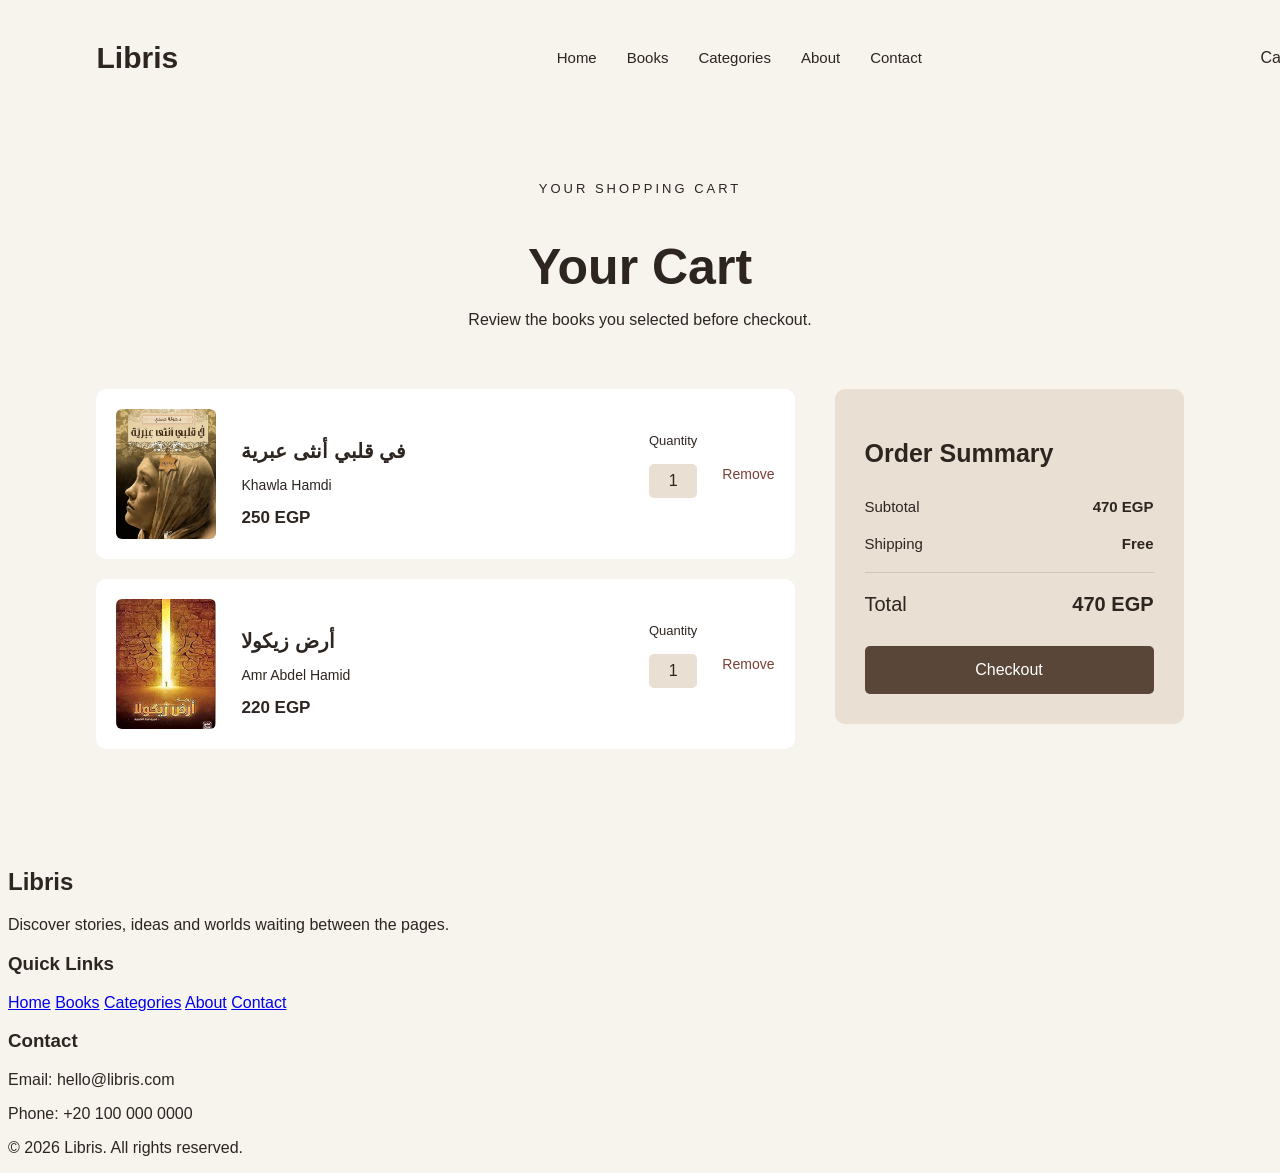
<file: cart.html>
<!DOCTYPE html>
<html lang="en">

<head>
    <meta charset="UTF-8">
    <meta name="viewport" content="width=device-width, initial-scale=1.0">

    <title>Cart - Libris</title>

    <link rel="stylesheet" href="style.css">
</head>

<body>

    <header>

        <nav>

            <div class="logo">
                Libris
            </div>

            <ul>
                <li><a href="index.html">Home</a></li>
                <li><a href="books.html">Books</a></li>
                <li><a href="categories.html">Categories</a></li>
                <li><a href="about.html">About</a></li>
                <li><a href="contact.html">Contact</a></li>
            </ul>

            <div class="nav-buttons">
                <a href="cart.html">Cart</a>
                <a href="#">Sign In</a>
            </div>

        </nav>

    </header>


    <main>

        <section class="cart-page">

            <div class="section-title">

                <p>YOUR SHOPPING CART</p>

                <h1>Your Cart</h1>

                <span>
                    Review the books you selected before checkout.
                </span>

            </div>


            <div class="cart-container">


                <div class="cart-items">


                    <!-- Cart Item 1 -->

                    <div class="cart-item">

                        <img src="heart.jpg" alt="في قلبي أنثى عبرية">

                        <div class="cart-item-info">

                            <h3>في قلبي أنثى عبرية</h3>

                            <p>Khawla Hamdi</p>

                            <strong>250 EGP</strong>

                        </div>

                        <div class="cart-quantity">

                            <span>Quantity</span>

                            <p>1</p>

                        </div>

                        <a href="#" class="remove-button">
                            Remove
                        </a>

                    </div>


                    <!-- Cart Item 2 -->

                    <div class="cart-item">

                        <img src="zikola.jpg" alt="أرض زيكولا">

                        <div class="cart-item-info">

                            <h3>أرض زيكولا</h3>

                            <p>Amr Abdel Hamid</p>

                            <strong>220 EGP</strong>

                        </div>

                        <div class="cart-quantity">

                            <span>Quantity</span>

                            <p>1</p>

                        </div>

                        <a href="#" class="remove-button">
                            Remove
                        </a>

                    </div>


                </div>


                <div class="cart-summary">

                    <h2>Order Summary</h2>

                    <div class="summary-row">

                        <span>Subtotal</span>

                        <strong>470 EGP</strong>

                    </div>

                    <div class="summary-row">

                        <span>Shipping</span>

                        <strong>Free</strong>

                    </div>

                    <div class="summary-total">

                        <span>Total</span>

                        <strong>470 EGP</strong>

                    </div>

                    <a href="#" class="checkout-button">
                        Checkout
                    </a>

                </div>


            </div>

        </section>

    </main>


    <footer>

        <div class="footer-content">

            <div class="footer-about">

                <h2>Libris</h2>

                <p>
                    Discover stories, ideas and worlds waiting between the pages.
                </p>

            </div>


            <div class="footer-links">

                <h3>Quick Links</h3>

                <a href="index.html">Home</a>
                <a href="books.html">Books</a>
                <a href="categories.html">Categories</a>
                <a href="about.html">About</a>
                <a href="contact.html">Contact</a>

            </div>


            <div class="footer-contact">

                <h3>Contact</h3>

                <p>
                    Email: hello@libris.com
                </p>

                <p>
                    Phone: +20 100 000 0000
                </p>

            </div>

        </div>


        <div class="footer-bottom">

            <p>
                © 2026 Libris. All rights reserved.
            </p>

        </div>

    </footer>


</body>

</html>
</file>
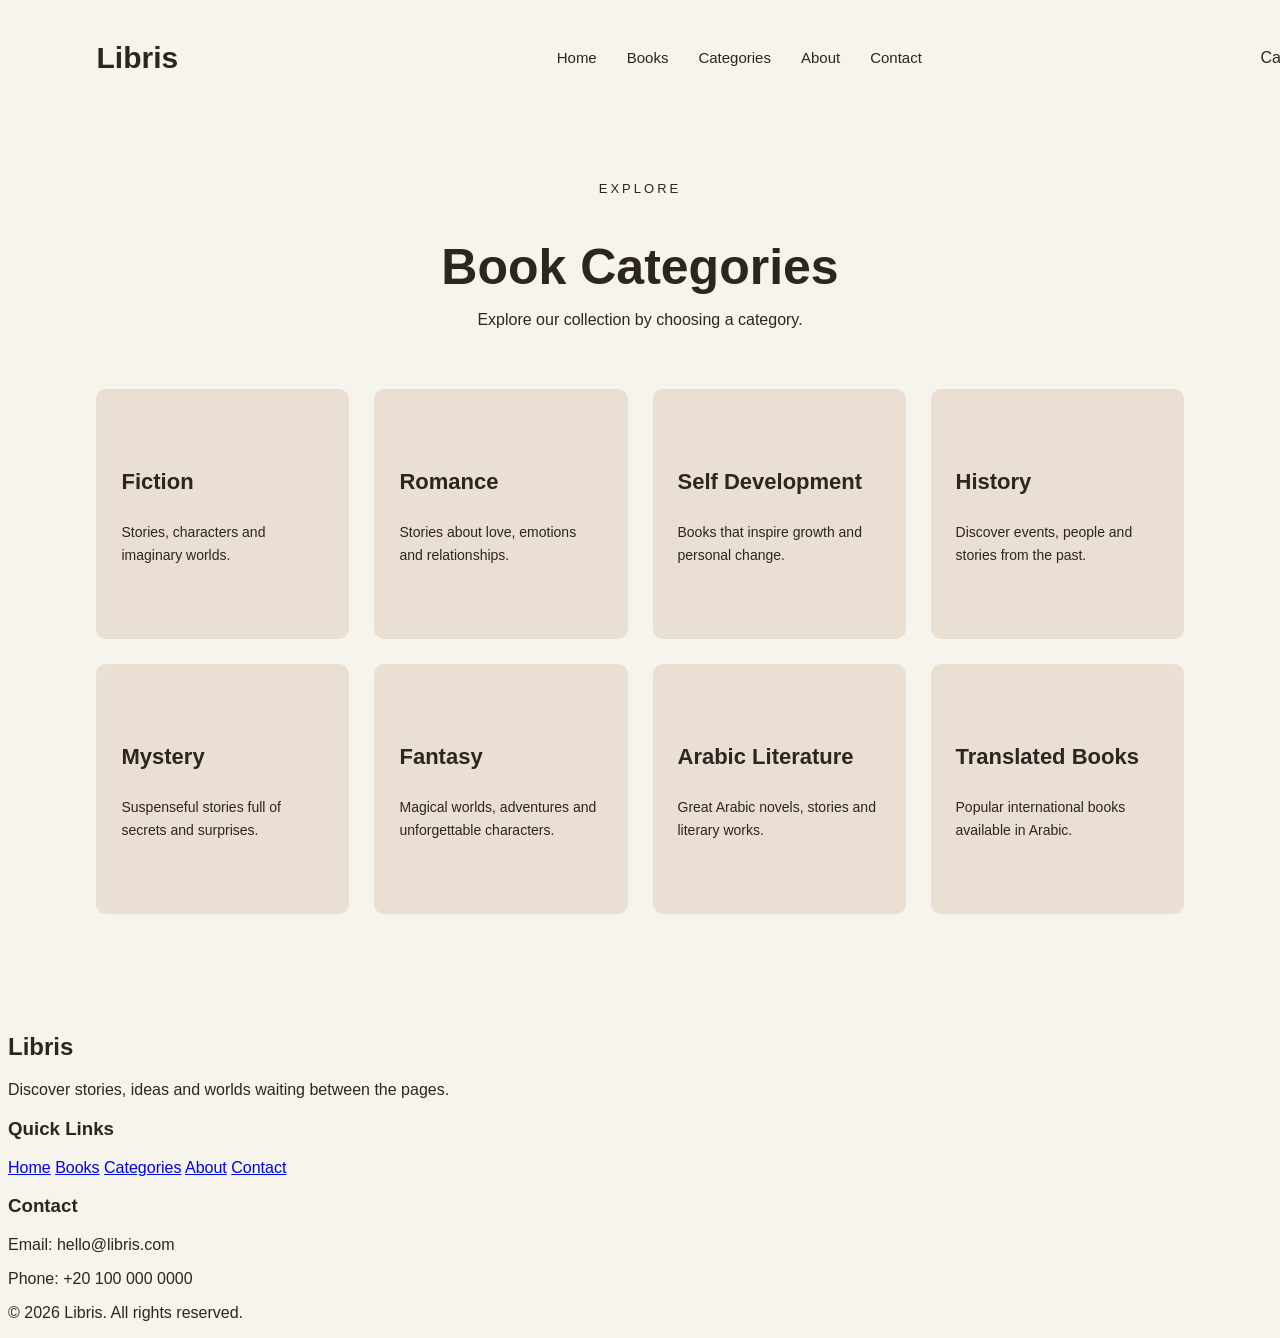
<file: categories.html>
<!DOCTYPE html>
<html lang="en">

<head>
    <meta charset="UTF-8">
    <meta name="viewport" content="width=device-width, initial-scale=1.0">
    <title>Categories - Libris</title>
    <link rel="stylesheet" href="style.css">
</head>

<body>

    <header>
        <nav>

            <div class="logo">
                Libris
            </div>

            <ul>
                <li><a href="index.html">Home</a></li>
                <li><a href="books.html">Books</a></li>
                <li><a href="categories.html">Categories</a></li>
                <li><a href="about.html">About</a></li>
                <li><a href="contact.html">Contact</a></li>
            </ul>

            <div class="nav-buttons">
                <a href="cart.html">Cart</a>
                <a href="#">Sign In</a>
            </div>

        </nav>
    </header>


    <main>

        <section class="categories-page">

            <div class="section-title">
                <p>EXPLORE</p>
                <h1>Book Categories</h1>
                <span>Explore our collection by choosing a category.</span>
            </div>


            <div class="categories-grid">

                <a href="books.html" class="category-card">
                    <h3>Fiction</h3>
                    <p>Stories, characters and imaginary worlds.</p>
                </a>

                <a href="books.html" class="category-card">
                    <h3>Romance</h3>
                    <p>Stories about love, emotions and relationships.</p>
                </a>

                <a href="books.html" class="category-card">
                    <h3>Self Development</h3>
                    <p>Books that inspire growth and personal change.</p>
                </a>

                <a href="books.html" class="category-card">
                    <h3>History</h3>
                    <p>Discover events, people and stories from the past.</p>
                </a>

                <a href="books.html" class="category-card">
                    <h3>Mystery</h3>
                    <p>Suspenseful stories full of secrets and surprises.</p>
                </a>

                <a href="books.html" class="category-card">
                    <h3>Fantasy</h3>
                    <p>Magical worlds, adventures and unforgettable characters.</p>
                </a>

                <a href="books.html" class="category-card">
                    <h3>Arabic Literature</h3>
                    <p>Great Arabic novels, stories and literary works.</p>
                </a>

                <a href="books.html" class="category-card">
                    <h3>Translated Books</h3>
                    <p>Popular international books available in Arabic.</p>
                </a>

            </div>

        </section>

    </main>


    <footer>

        <div class="footer-content">

            <div class="footer-about">
                <h2>Libris</h2>
                <p>
                    Discover stories, ideas and worlds waiting between the pages.
                </p>
            </div>

            <div class="footer-links">
                <h3>Quick Links</h3>
                <a href="index.html">Home</a>
                <a href="books.html">Books</a>
                <a href="categories.html">Categories</a>
                <a href="about.html">About</a>
                <a href="contact.html">Contact</a>
            </div>

            <div class="footer-contact">
                <h3>Contact</h3>
                <p>Email: hello@libris.com</p>
                <p>Phone: +20 100 000 0000</p>
            </div>

        </div>

        <div class="footer-bottom">
            <p>© 2026 Libris. All rights reserved.</p>
        </div>

    </footer>

</body>

</html>
</file>
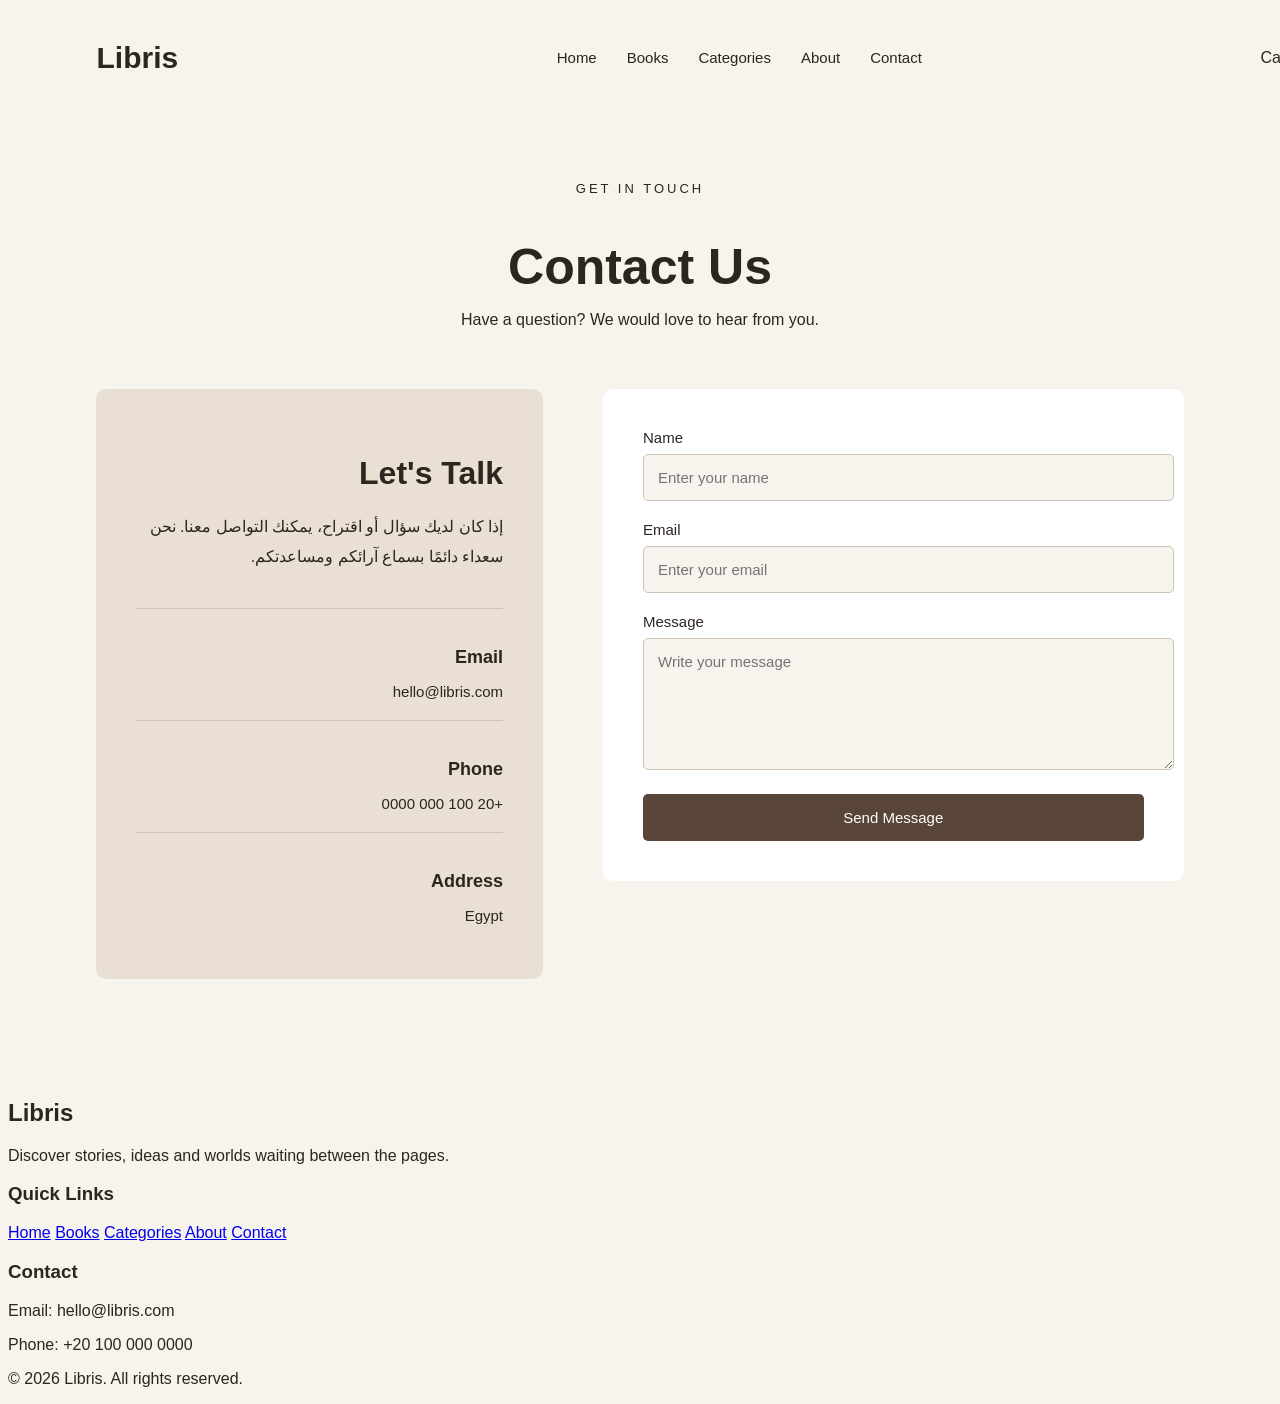
<file: contact.html>
<!DOCTYPE html>
<html lang="en">

<head>
    <meta charset="UTF-8">
    <meta name="viewport" content="width=device-width, initial-scale=1.0">

    <title>Contact - Libris</title>

    <link rel="stylesheet" href="style.css">
</head>

<body>

    <header>

        <nav>

            <div class="logo">
                Libris
            </div>

            <ul>
                <li><a href="index.html">Home</a></li>
                <li><a href="books.html">Books</a></li>
                <li><a href="categories.html">Categories</a></li>
                <li><a href="about.html">About</a></li>
                <li><a href="contact.html">Contact</a></li>
            </ul>

            <div class="nav-buttons">
                <a href="cart.html">Cart</a>
                <a href="#">Sign In</a>
            </div>

        </nav>

    </header>


    <main>

        <section class="contact-page">

            <div class="section-title">

                <p>GET IN TOUCH</p>

                <h1>Contact Us</h1>

                <span>
                    Have a question? We would love to hear from you.
                </span>

            </div>


            <div class="contact-container">


                <div class="contact-info">

                    <h2>Let's Talk</h2>

                    <p>
                        إذا كان لديك سؤال أو اقتراح، يمكنك التواصل معنا.
                        نحن سعداء دائمًا بسماع آرائكم ومساعدتكم.
                    </p>

                    <div class="contact-item">

                        <h3>Email</h3>

                        <p>
                            hello@libris.com
                        </p>

                    </div>


                    <div class="contact-item">

                        <h3>Phone</h3>

                        <p>
                            +20 100 000 0000
                        </p>

                    </div>


                    <div class="contact-item">

                        <h3>Address</h3>

                        <p>
                            Egypt
                        </p>

                    </div>

                </div>


                <div class="contact-form">

                    <form>

                        <div class="form-group">

                            <label for="name">
                                Name
                            </label>

                            <input
                                type="text"
                                id="name"
                                placeholder="Enter your name">

                        </div>


                        <div class="form-group">

                            <label for="email">
                                Email
                            </label>

                            <input
                                type="email"
                                id="email"
                                placeholder="Enter your email">

                        </div>


                        <div class="form-group">

                            <label for="message">
                                Message
                            </label>

                            <textarea
                                id="message"
                                rows="6"
                                placeholder="Write your message"></textarea>

                        </div>


                        <button type="submit">
                            Send Message
                        </button>

                    </form>

                </div>


            </div>

        </section>

    </main>


    <footer>

        <div class="footer-content">

            <div class="footer-about">

                <h2>Libris</h2>

                <p>
                    Discover stories, ideas and worlds waiting between the pages.
                </p>

            </div>


            <div class="footer-links">

                <h3>Quick Links</h3>

                <a href="index.html">Home</a>
                <a href="books.html">Books</a>
                <a href="categories.html">Categories</a>
                <a href="about.html">About</a>
                <a href="contact.html">Contact</a>

            </div>


            <div class="footer-contact">

                <h3>Contact</h3>

                <p>
                    Email: hello@libris.com
                </p>

                <p>
                    Phone: +20 100 000 0000
                </p>

            </div>

        </div>


        <div class="footer-bottom">

            <p>
                © 2026 Libris. All rights reserved.
            </p>

        </div>

    </footer>


</body>

</html>
</file>
<file: style.css>
{
margin: 0;
padding: 0;
box-sizing: border-box;
}


body {
font-family: Arial, sans-serif;
background-color: #f7f3ed;
color: #2d2520;
}

header {
width: 100%;
padding: 25px 7%;
}

nav {
display: flex;
align-items: center;
justify-content: space-between;
}

.logo {
font-size: 30px;
font-weight: bold;
}

ul {
display: flex;
gap: 30px;
list-style: none;
}

ul a {
text-decoration: none;
color: #2d2520;
font-size: 15px;
}

.nav-buttons {
display: flex;
gap: 20px;
}

.nav-buttons a {
text-decoration: none;
color: #2d2520;
}

.hero {
min-height: 80vh;
display: flex;
align-items: center;
justify-content: space-between;
gap: 60px;
padding: 60px 7%;
}

.hero-content {
flex: 1;
max-width: 600px;
}

.hero-small {
font-size: 14px;
letter-spacing: 3px;
margin-bottom: 20px;
}

.hero h1 {
font-size: 60px;
line-height: 1.1;
margin-bottom: 25px;
}

.hero-text {
font-size: 18px;
line-height: 1.7;
margin-bottom: 30px;
}

.hero-button {
display: inline-block;
background-color: #5a4638;
color: white;
text-decoration: none;
padding: 15px 30px;
border-radius: 5px;
}

.hero-image {
flex: 1;
display: flex;
justify-content: center;
}

.hero-image img {
width: 100%;
max-width: 450px;
height: 500px;
object-fit: cover;
border-radius: 10px;
}

@media (max-width: 768px) {

nav {  
    flex-direction: column;  
    gap: 20px;  
}  

ul {  
    flex-wrap: wrap;  
    justify-content: center;  
    gap: 15px;  
}  

.nav-buttons {  
    justify-content: center;  
}  

.hero {  
    flex-direction: column;  
    text-align: center;  
    padding: 50px 20px;  
    gap: 40px;  
}  

.hero-content {  
    max-width: 100%;  
}  

.hero h1 {  
    font-size: 42px;  
}  

.hero-text {  
    font-size: 16px;  
}  

.hero-image {  
    width: 100%;  
}  

.hero-image img {  
    width: 100%;  
    max-width: 350px;  
    height: 400px;  
}

}

.featured-books {
padding: 80px 7%;
}

.section-title {
text-align: center;
margin-bottom: 50px;
}

.section-title p {
font-size: 13px;
letter-spacing: 3px;
margin-bottom: 12px;
}

.section-title h2 {
font-size: 42px;
margin-bottom: 12px;
}

.section-title span {
font-size: 16px;
}

.books-grid {
display: grid;
grid-template-columns: repeat(3, 1fr);
gap: 30px;
}

.book-card {
background-color: #ffffff;
border-radius: 10px;
overflow: hidden;
transition: 0.3s;
}

.book-card:hover {
transform: translateY(-8px);
}

.book-card img {
width: 100%;
height: 330px;
object-fit: cover;
}

.book-info {
padding: 20px;
}

.book-info h3 {
font-size: 20px;
margin-bottom: 8px;
}

.book-info p {
font-size: 14px;
margin-bottom: 15px;
}

.book-info strong {
font-size: 17px;
}

@media (max-width: 900px) {

.books-grid {  
    grid-template-columns: repeat(2, 1fr);  
}

}

@media (max-width: 600px) {

.featured-books {  
    padding: 60px 20px;  
}  

.section-title h2 {  
    font-size: 32px;  
}  

.books-grid {  
    grid-template-columns: 1fr;  
}

}

.categories-preview {
padding: 80px 7%;
}

.categories-grid {
display: grid;
grid-template-columns: repeat(4, 1fr);
gap: 25px;
}

.category-card {
text-decoration: none;
color: #2d2520;
background-color: #e9dfd2;
padding: 35px 25px;
border-radius: 10px;
transition: 0.3s;
}

.category-card:hover {
transform: translateY(-8px);
}

.category-card h3 {
font-size: 22px;
margin-bottom: 12px;
}

.category-card p {
font-size: 14px;
line-height: 1.6;
}

@media (max-width: 900px) {

.categories-grid {  
    grid-template-columns: repeat(2, 1fr);  
}

}

@media (max-width: 600px) {

.categories-preview {  
    padding: 60px 20px;  
}  

.categories-grid {  
    grid-template-columns: 1fr;  
}

}
.about-preview {
padding: 80px 7%;
display: flex;
align-items: center;
gap: 70px;
}

.about-image {
flex: 1;
}

.about-image img {
width: 100%;
height: 450px;
object-fit: cover;
border-radius: 10px;
}

.about-content {
flex: 1;
}

.about-content > p:first-child {
font-size: 13px;
letter-spacing: 3px;
margin-bottom: 15px;
}

.about-content h2 {
font-size: 42px;
margin-bottom: 20px;
}

.about-content p {
font-size: 16px;
line-height: 1.8;
margin-bottom: 25px;
}

.about-content a {
display: inline-block;
background-color: #5a4638;
color: white;
text-decoration: none;
padding: 14px 25px;
border-radius: 5px;
}

@media (max-width: 768px) {

.about-preview {  
    flex-direction: column;  
    padding: 60px 20px;  
    gap: 40px;  
    text-align: center;  
}  

.about-image {  
    width: 100%;  
}  

.about-image img {  
    height: 350px;  
}  

.about-content h2 {  
    font-size: 32px;  
}

}

.why-libris {
padding: 80px 7%;
background-color: #eee6dc;
}

.features-grid {
display: grid;
grid-template-columns: repeat(3, 1fr);
gap: 30px;
}

.feature-card {
background-color: #f7f3ed;
padding: 35px 25px;
border-radius: 10px;
text-align: center;
}

.feature-card h3 {
font-size: 22px;
margin-bottom: 15px;
}

.feature-card p {
font-size: 15px;
line-height: 1.7;
}

@media (max-width: 768px) {

.why-libris {  
    padding: 60px 20px;  
}  

.features-grid {  
    grid-template-columns: 1fr;  
}

.newsletter {
padding: 90px 7%;
text-align: center;
}

.newsletter-content {
max-width: 700px;
margin: auto;
}

.newsletter-content > p {
font-size: 13px;
letter-spacing: 3px;
margin-bottom: 15px;
}

.newsletter h2 {
font-size: 42px;
margin-bottom: 15px;
}

.newsletter span {
display: block;
line-height: 1.7;
margin-bottom: 30px;
}

.newsletter form {
display: flex;
max-width: 550px;
margin: auto;
}

.newsletter input {
flex: 1;
padding: 15px;
border: 1px solid #cfc4b7;
border-radius: 5px 0 0 5px;
background-color: white;
}

.newsletter button {
padding: 15px 25px;
border: none;
background-color: #5a4638;
color: white;
border-radius: 0 5px 5px 0;
cursor: pointer;
}

footer {
background-color: #2d2520;
color: white;
padding: 60px 7% 20px;
}

.footer-content {
display: grid;
grid-template-columns: 2fr 1fr 1fr;
gap: 50px;
}

.footer-content h2 {
margin-bottom: 15px;
}

.footer-content h3 {
margin-bottom: 20px;
}

.footer-about p {
line-height: 1.7;
max-width: 350px;
}

.footer-links {
display: flex;
flex-direction: column;
gap: 12px;
}

.footer-links a {
color: white;
text-decoration: none;
}

.footer-contact p {
margin-bottom: 12px;
}

.footer-bottom {
border-top: 1px solid #5a504a;
margin-top: 50px;
padding-top: 20px;
text-align: center;
font-size: 13px;
}

@media (max-width: 768px) {

.newsletter {  
    padding: 60px 20px;  
}  

.newsletter h2 {  
    font-size: 32px;  
}  

.newsletter form {  
    flex-direction: column;  
    gap: 10px;  
}  

.newsletter input,  
.newsletter button {  
    border-radius: 5px;  
    width: 100%;  
}  

.footer-content {  
    grid-template-columns: 1fr;  
    text-align: center;  
    gap: 35px;  
}  

.footer-about p {  
    max-width: 100%;  
}

}
}

.books-page {
padding: 60px 7% 100px;
}

.books-page .section-title {
margin-bottom: 60px;
}

.books-page .section-title h1 {
font-size: 50px;
margin-bottom: 15px;
}

@media (max-width: 600px) {

.books-page {  
    padding: 50px 20px 70px;  
}  

.books-page .section-title h1 {  
    font-size: 38px;  
}

}

.book-filters {
display: flex;
justify-content: center;
flex-wrap: wrap;
gap: 15px;
margin-bottom: 50px;
}

.book-filters a {
text-decoration: none;
color: #2d2520;
background-color: #e9dfd2;
padding: 10px 20px;
border-radius: 5px;
font-size: 14px;
}

.book-filters a:hover {
background-color: #5a4638;
color: white;
}

@media (max-width: 600px) {

.book-filters {  
    gap: 10px;  
    margin-bottom: 40px;  
}  

.book-filters a {  
    padding: 9px 15px;  
}

}

.book-details {
min-height: 70vh;
padding: 80px 7%;
display: flex;
align-items: center;
gap: 70px;
}

.details-image {
flex: 1;
display: flex;
justify-content: center;
}

.details-image img {
width: 100%;
max-width: 400px;
height: 520px;
object-fit: cover;
border-radius: 10px;
}

.details-content {
flex: 1;
}

.details-category {
font-size: 13px;
letter-spacing: 3px;
margin-bottom: 15px;
}

.details-content h1 {
font-size: 48px;
line-height: 1.2;
margin-bottom: 15px;
}

.details-content h3 {
font-size: 18px;
font-weight: normal;
margin-bottom: 20px;
}

.details-price {
display: block;
font-size: 24px;
margin-bottom: 25px;
}

.details-description {
max-width: 550px;
font-size: 16px;
line-height: 1.8;
margin-bottom: 30px;
}

.details-actions {
display: flex;
gap: 15px;
flex-wrap: wrap;
}

.add-cart-button,
.back-button {
display: inline-block;
padding: 14px 25px;
border-radius: 5px;
text-decoration: none;
}

.add-cart-button {
background-color: #5a4638;
color: white;
}

.back-button {
border: 1px solid #5a4638;
color: #2d2520;
}

.add-cart-button:hover {
background-color: #2d2520;
}

.back-button:hover {
background-color: #e9dfd2;
}

@media (max-width: 768px) {

.book-details {  
    flex-direction: column;  
    padding: 60px 20px;  
    gap: 40px;  
    text-align: center;  
}  

.details-image {  
    width: 100%;  
}  

.details-image img {  
    max-width: 320px;  
    height: 420px;  
}  

.details-content h1 {  
    font-size: 36px;  
}  

.details-description {  
    max-width: 100%;  
}  

.details-actions {  
    justify-content: center;  
}

}

/* Categories Page */

.categories-page {
padding: 60px 7% 100px;
}

.categories-page .section-title {
margin-bottom: 60px;
}

.categories-page .section-title h1 {
font-size: 50px;
margin-bottom: 15px;
}

.categories-page .categories-grid {
display: grid;
grid-template-columns: repeat(4, 1fr);
gap: 25px;
}

.categories-page .category-card {
min-height: 180px;
display: flex;
flex-direction: column;
justify-content: center;
}

@media (max-width: 900px) {

.categories-page .categories-grid {  
    grid-template-columns: repeat(2, 1fr);  
}

}

@media (max-width: 600px) {

.categories-page {  
    padding: 50px 20px 70px;  
}  

.categories-page .section-title h1 {  
    font-size: 38px;  
}  

.categories-page .categories-grid {  
    grid-template-columns: 1fr;  
}

}

/* Cart Page */

.cart-page {
padding: 60px 7% 100px;
}

.cart-page .section-title {
margin-bottom: 60px;
}

.cart-page .section-title h1 {
font-size: 50px;
margin-bottom: 15px;
}

.cart-container {
display: grid;
grid-template-columns: 2fr 1fr;
gap: 40px;
align-items: start;
}

.cart-items {
display: flex;
flex-direction: column;
gap: 20px;
}

.cart-item {
background-color: #ffffff;
padding: 20px;
border-radius: 10px;
display: flex;
align-items: center;
gap: 25px;
}

.cart-item img {
width: 100px;
height: 130px;
object-fit: cover;
border-radius: 6px;
}

.cart-item-info {
flex: 1;
}

.cart-item-info h3 {
font-size: 20px;
margin-bottom: 8px;
}

.cart-item-info p {
font-size: 14px;
margin-bottom: 15px;
}

.cart-item-info strong {
font-size: 17px;
}

.cart-quantity {
text-align: center;
}

.cart-quantity span {
display: block;
font-size: 13px;
margin-bottom: 8px;
}

.cart-quantity p {
background-color: #e9dfd2;
padding: 8px 15px;
border-radius: 5px;
}

.remove-button {
color: #7a3e35;
text-decoration: none;
font-size: 14px;
}

.cart-summary {
background-color: #e9dfd2;
padding: 30px;
border-radius: 10px;
}

.cart-summary h2 {
font-size: 25px;
margin-bottom: 30px;
}

.summary-row {
display: flex;
justify-content: space-between;
margin-bottom: 20px;
font-size: 15px;
}

.summary-total {
border-top: 1px solid #cfc4b7;
padding-top: 20px;
margin-top: 10px;
display: flex;
justify-content: space-between;
font-size: 20px;
}

.checkout-button {
display: block;
margin-top: 30px;
padding: 15px;
background-color: #5a4638;
color: white;
text-decoration: none;
text-align: center;
border-radius: 5px;
}

.checkout-button:hover {
background-color: #2d2520;
}

@media (max-width: 768px) {

.cart-page {  
    padding: 50px 20px 70px;  
}  

.cart-page .section-title h1 {  
    font-size: 38px;  
}  

.cart-container {  
    grid-template-columns: 1fr;  
}  

.cart-item {  
    flex-wrap: wrap;  
    gap: 20px;  
}  

.cart-item img {  
    width: 80px;  
    height: 110px;  
}  

.cart-item-info {  
    min-width: 150px;  
}  

.cart-quantity {  
    margin-left: 100px;  
}  

.remove-button {  
    margin-left: auto;  
}

}

/* About Page */

.about-page {
padding: 60px 7% 100px;
}

.about-page .section-title {
margin-bottom: 60px;
}

.about-page .section-title h1 {
font-size: 50px;
margin-bottom: 15px;
}

.about-main {
display: flex;
align-items: center;
gap: 70px;
margin-bottom: 80px;
}

.about-main-image {
flex: 1;
}

.about-main-image img {
width: 100%;
height: 450px;
object-fit: cover;
border-radius: 10px;
}

.about-main-content {
flex: 1;
direction: rtl;
text-align: right;
}

.about-main-content h2 {
font-size: 42px;
margin-bottom: 25px;
}

.about-main-content p {
font-size: 16px;
line-height: 2;
margin-bottom: 20px;
}

.about-values {
display: grid;
grid-template-columns: repeat(3, 1fr);
gap: 30px;
}

.about-value {
background-color: #e9dfd2;
padding: 35px 25px;
border-radius: 10px;
text-align: center;
direction: rtl;
}

.about-value h3 {
font-size: 22px;
margin-bottom: 15px;
}

.about-value p {
font-size: 15px;
line-height: 1.8;
}

/* About Page Responsive */

@media (max-width: 768px) {

.about-page {  
    padding: 50px 20px 70px;  
}  

.about-page .section-title h1 {  
    font-size: 38px;  
}  

.about-main {  
    flex-direction: column;  
    gap: 40px;  
    margin-bottom: 60px;  
}  

.about-main-image {  
    width: 100%;  
}  

.about-main-image img {  
    height: 350px;  
}  

.about-main-content {  
    width: 100%;  
    text-align: right;  
}  

.about-main-content h2 {  
    font-size: 32px;  
}  

.about-values {  
    grid-template-columns: 1fr;  
}

}

/* Contact Page */

.contact-page {
padding: 60px 7% 100px;
}

.contact-page .section-title {
margin-bottom: 60px;
}

.contact-page .section-title h1 {
font-size: 50px;
margin-bottom: 15px;
}

.contact-container {
display: grid;
grid-template-columns: 1fr 1.3fr;
gap: 60px;
align-items: start;
}

.contact-info {
background-color: #e9dfd2;
padding: 40px;
border-radius: 10px;
direction: rtl;
text-align: right;
}

.contact-info h2 {
font-size: 32px;
margin-bottom: 20px;
}

.contact-info > p {
font-size: 16px;
line-height: 1.9;
margin-bottom: 35px;
}

.contact-item {
border-top: 1px solid #cfc4b7;
padding-top: 20px;
margin-top: 20px;
}

.contact-item h3 {
font-size: 18px;
margin-bottom: 8px;
}

.contact-item p {
font-size: 15px;
}

.contact-form {
background-color: #ffffff;
padding: 40px;
border-radius: 10px;
}

.form-group {
margin-bottom: 20px;
}

.form-group label {
display: block;
font-size: 15px;
margin-bottom: 8px;
}

.form-group input,
.form-group textarea {
width: 100%;
padding: 14px;
border: 1px solid #cfc4b7;
border-radius: 5px;
background-color: #f7f3ed;
font-family: Arial, sans-serif;
font-size: 15px;
}

.form-group textarea {
resize: vertical;
}

.contact-form button {
width: 100%;
padding: 15px;
border: none;
border-radius: 5px;
background-color: #5a4638;
color: white;
font-size: 15px;
cursor: pointer;
}

.contact-form button:hover {
background-color: #2d2520;
}

/* Contact Page Responsive */

@media (max-width: 768px) {

.contact-page {  
    padding: 50px 20px 70px;  
}  

.contact-page .section-title h1 {  
    font-size: 38px;  
}  

.contact-container {  
    grid-template-columns: 1fr;  
    gap: 30px;  
}  

.contact-info,  
.contact-form {  
    padding: 30px 20px;  
}

}
</file>
